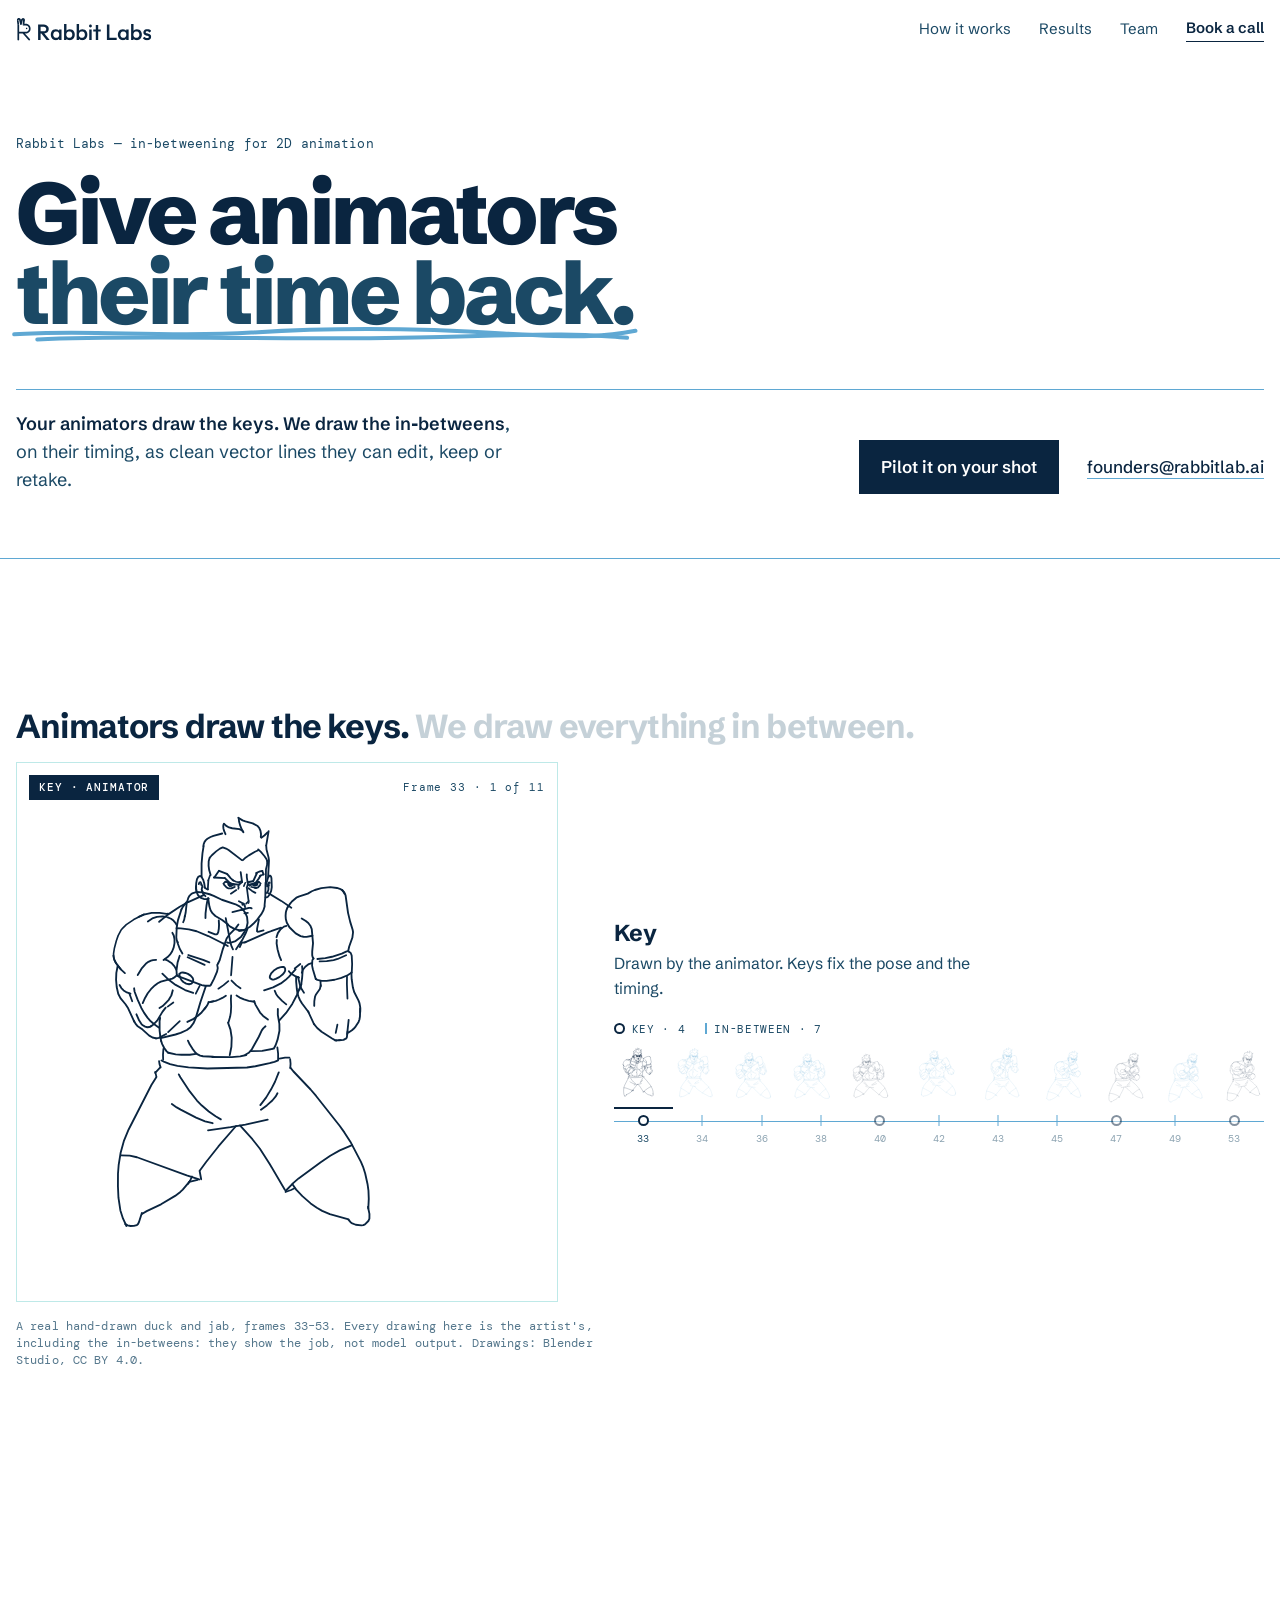
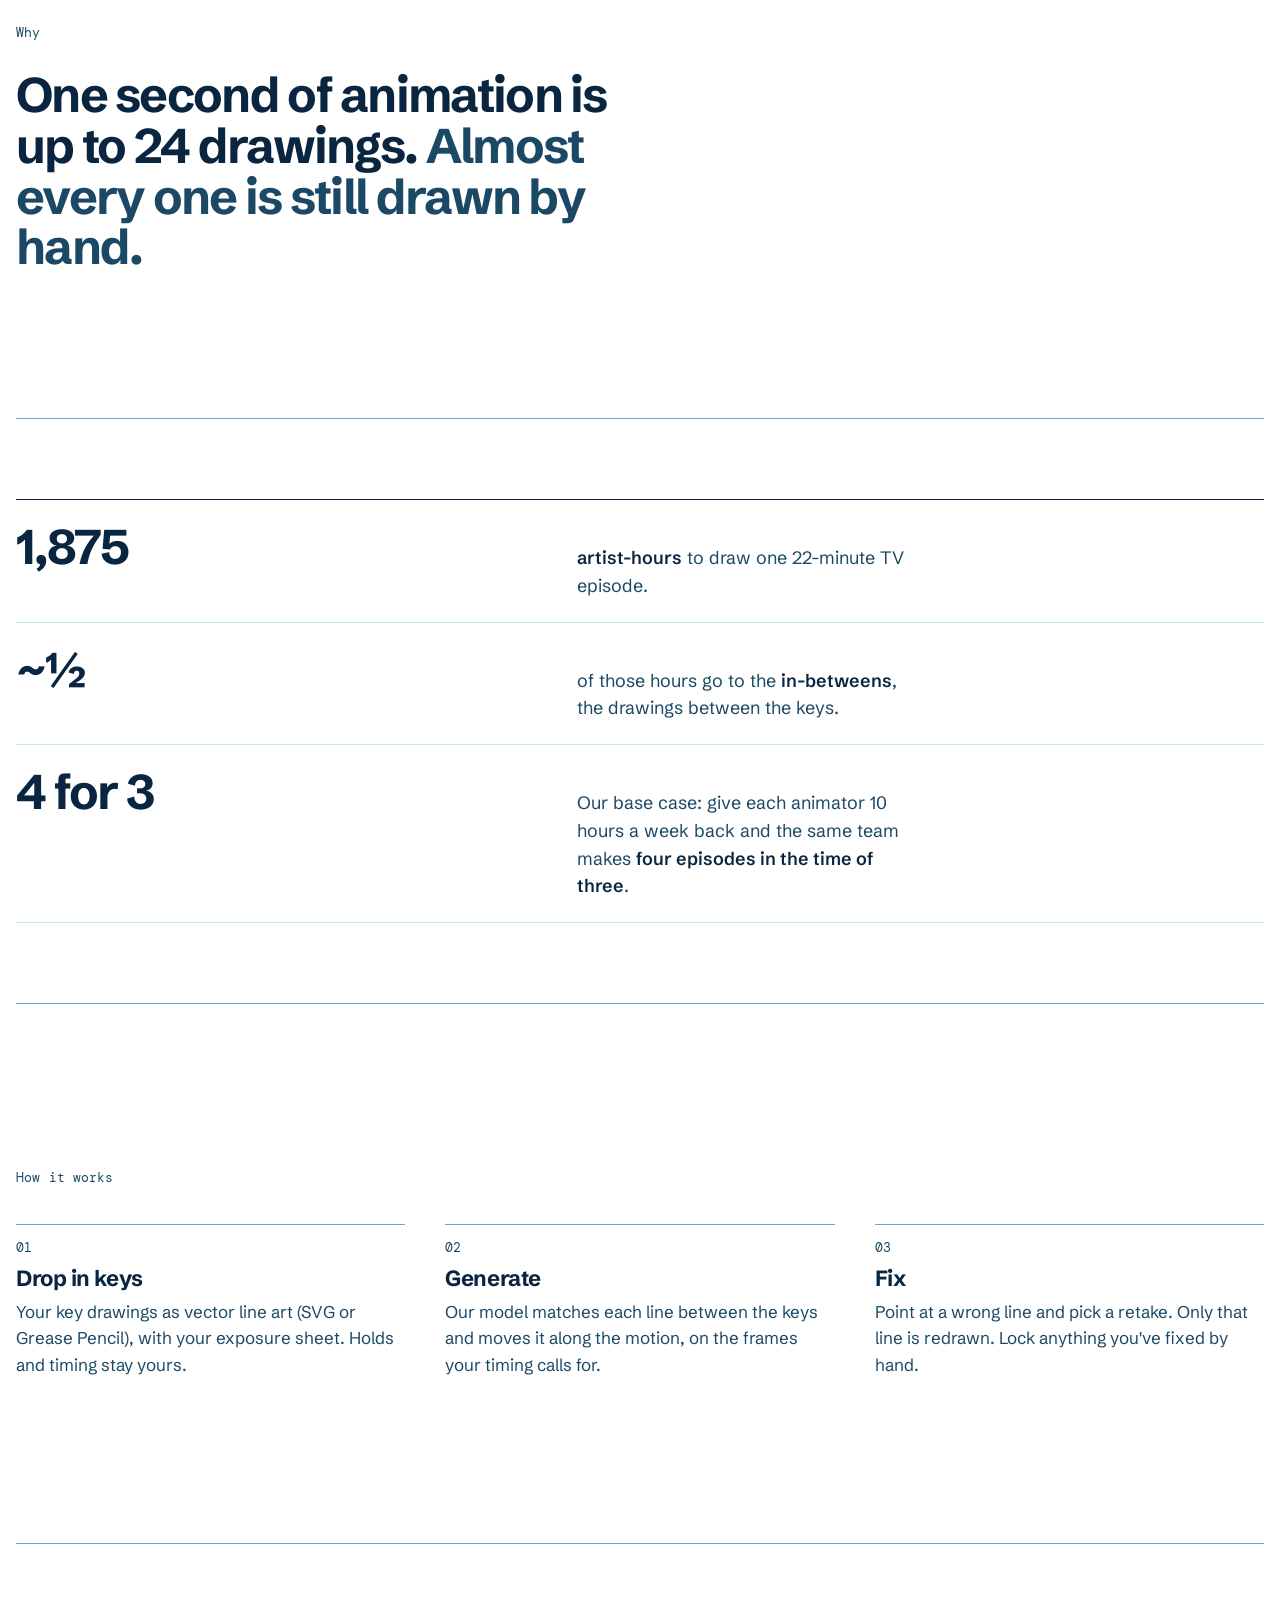
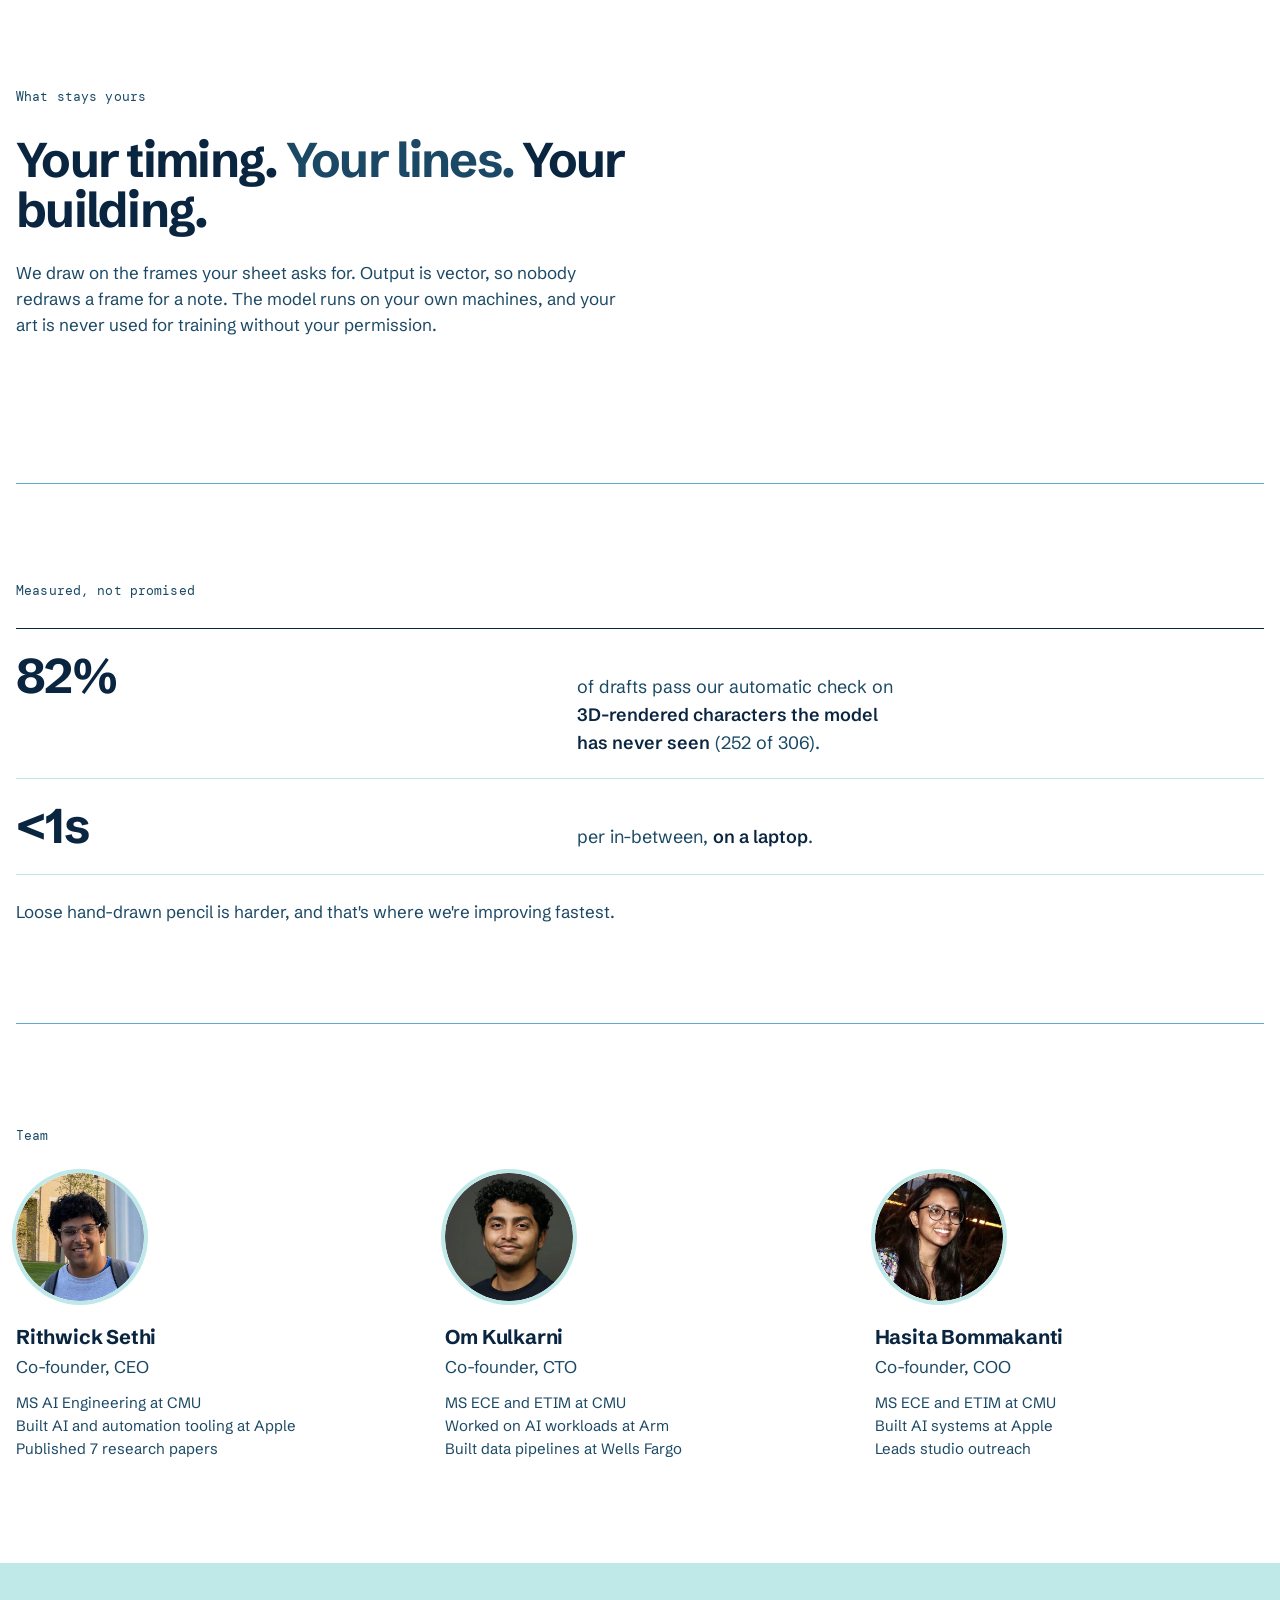
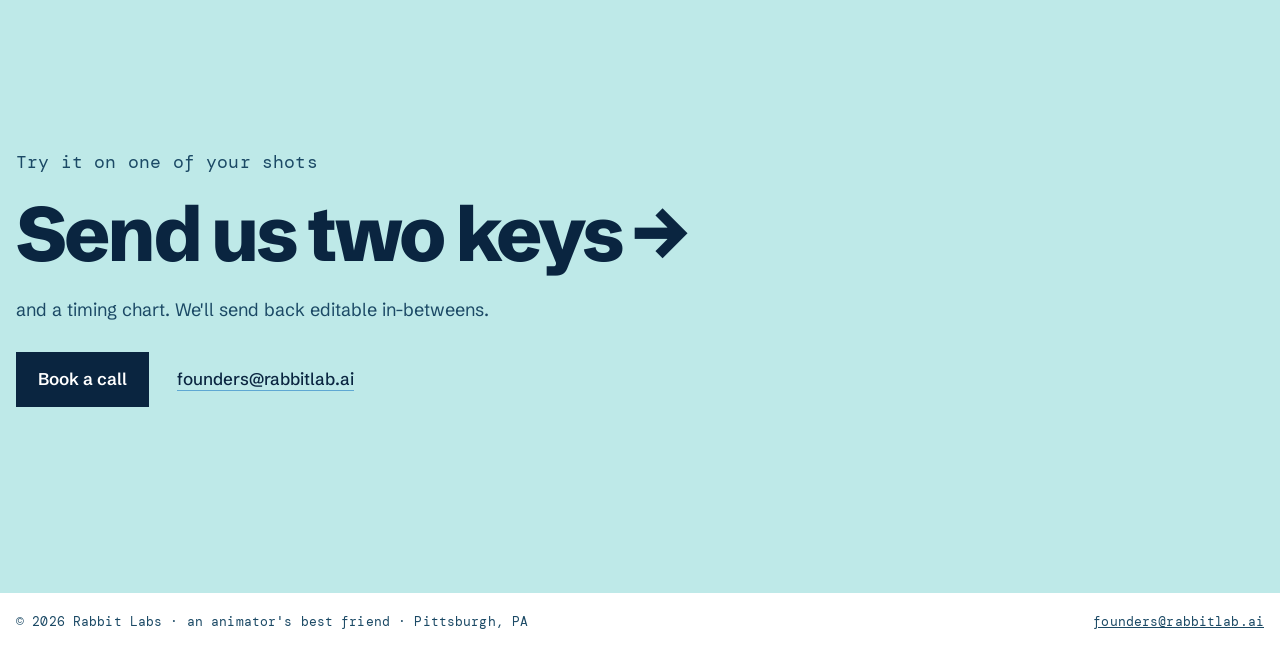
<file: index.html>
<!doctype html>
<html lang="en">
<head>
<meta charset="utf-8">
<meta name="viewport" content="width=device-width, initial-scale=1">
<title>Rabbit Labs · Give animators their time back</title>
<meta name="description" content="Rabbit Labs draws the in-betweens from your animators' keys and timing, as clean vector lines they can edit, keep or retake.">
<meta property="og:title" content="Rabbit Labs · Give animators their time back">
<meta property="og:description" content="Your animators draw the keys. We draw the in-betweens, as clean vector lines they can edit, keep or retake.">
<meta property="og:type" content="website">
<meta property="og:url" content="https://rabbitlab.ai/">
<meta property="og:image" content="https://rabbitlab.ai/assets/og.jpg">
<meta name="twitter:card" content="summary_large_image">
<meta name="theme-color" content="#ffffff">
<link rel="icon" href="assets/favicon.svg" type="image/svg+xml">
<link rel="preconnect" href="https://fonts.googleapis.com">
<link rel="preconnect" href="https://fonts.gstatic.com" crossorigin>
<link rel="stylesheet" href="https://fonts.googleapis.com/css2?family=Schibsted+Grotesk:wght@400..900&family=DM+Mono:wght@400;500&display=swap">
<link rel="stylesheet" href="styles.css?v=14">
<style>
.piece{position:relative;border-top:1px solid var(--sky)}
.piece .sticky{position:sticky;top:0;height:100svh;display:flex;flex-direction:column;justify-content:center;padding-top:58px}
.lead{font-weight:700;font-size:clamp(24px,2.6vw,38px);letter-spacing:-.025em;line-height:1.1;margin:0 0 18px}
.lead span{transition:opacity .2s,color .2s}
.lead .b{color:var(--deep)}
.lead .b.ib{color:#3b8bbd}
.boxB{height:280vh}
.jab{display:grid;grid-template-columns:minmax(0,1fr) minmax(0,1.2fr);gap:20px 56px;align-items:center}
.shot{position:relative;margin:0;border:1px solid var(--foam);height:min(60svh,620px)}
.shot img{position:absolute;inset:0;width:100%;height:100%;object-fit:contain;padding:44px 16px 16px;opacity:0;transition:opacity .09s linear}
.shot img.on{opacity:1}
.chip{position:absolute;top:12px;left:12px;z-index:1;font:500 11px/1 var(--mono);letter-spacing:.08em;text-transform:uppercase;padding:7px 10px;background:var(--navy);color:#fff}
.chip.ib{background:var(--sky)}
.fno{position:absolute;top:12px;right:12px;z-index:1;font:400 11px/1 var(--mono);letter-spacing:.08em;color:var(--deep);padding:7px 0}
.side h3{font-size:clamp(20px,1.8vw,26px);letter-spacing:-.02em;line-height:1.1;margin:0 0 6px;font-weight:700}
.side h3.ib{color:#3b8bbd}
.side .say-sm{margin:0 0 22px;color:var(--deep);font-size:16px;max-width:40ch;min-height:3em}
.legend{display:flex;gap:20px;margin:0 0 12px;font:400 11px/1 var(--mono);letter-spacing:.06em;text-transform:uppercase;color:var(--deep)}

.strip{position:relative;list-style:none;margin:0;padding:0;display:grid;grid-template-columns:repeat(11,minmax(0,1fr))}
.strip::before{content:"";position:absolute;left:0;right:0;top:calc(var(--th) + 12px);border-top:1.5px solid var(--sky)}
.strip{--th:62px}
.cell{text-align:center;opacity:.5;transition:opacity .15s}
.cell.on{opacity:1}
.cell img{display:block;width:100%;height:var(--th);object-fit:contain;padding:0 2px 4px;border-bottom:2px solid transparent}
.cell.on img{border-bottom-color:var(--navy)}
.cell.ib.on img{border-bottom-color:var(--sky)}
i.k,i.t{display:block;margin:0 auto;position:relative}
i.k{width:11px;height:11px;border:2px solid var(--navy);border-radius:50%;background:#fff}
i.t{width:0;height:11px;border-left:2px solid var(--sky)}
.cell i{top:6px}
.legend i.k,.legend i.t{display:inline-block;margin:0 7px 0 0;top:0;vertical-align:-1px}
.cell b{display:block;margin-top:12px;font:400 10px/1.3 var(--mono);color:var(--deep)}
.note{color:var(--deep);opacity:.75;margin:16px 0 0;max-width:90ch;font-size:12px}
@media (max-width:820px){
  .jab{grid-template-columns:minmax(0,1fr);gap:10px}
  .shot{height:min(38svh,400px)}
  .side h3{font-size:19px;margin:0 0 2px}
  .side .say-sm{font-size:14px;margin:0 0 8px;min-height:2.6em}
  .strip{--th:36px}
  .cell img{padding:0 0 3px}
  .cell b{font-size:8px;margin-top:10px}
  .legend{margin:0 0 6px;font-size:10px}
  .note{font-size:11px}
  .lead{margin-bottom:10px}
}
</style>
</head>
<body>
<header class="head">
  <div class="wrap bar">
    <a class="brand" href="#top"><img src="assets/logo.svg" alt="Rabbit Labs" width="136" height="24"></a>
    <nav aria-label="Main">
      <a class="nav" href="#how">How it works</a><a class="nav" href="#results">Results</a><a class="nav" href="#team">Team</a>
      <a class="book" href="https://calendly.com/founders-rabbitlab/1-1-founders" target="_blank" rel="noopener">Book a call</a>
    </nav>
  </div>
</header>

<main id="top">
  <section class="wrap hero">
    <p class="mono">Rabbit Labs — in-betweening for 2D animation</p>
    <h1>Give animators<br><span class="scrib">their time back.<svg viewBox="0 0 600 24" preserveAspectRatio="none" aria-hidden="true"><path d="M4 13C70 7 150 17 230 11S390 6 470 12 570 15 596 9"/><path d="M26 19C130 13 270 21 410 16S548 14 588 17"/></svg></span></h1>
    <div class="hero-foot">
      <p><b>Your animators draw the keys. We draw the in&#8209;betweens</b>, on their timing, as clean vector lines they can edit, keep or retake.</p>
      <div class="ctas"><a class="btn" href="https://calendly.com/founders-rabbitlab/1-1-founders" target="_blank" rel="noopener">Pilot it on your shot</a><a class="tlink" href="mailto:founders@rabbitlab.ai">founders@rabbitlab.ai</a></div>
    </div>
  </section>

  <section class="piece boxB" id="piece">
    <div class="wrap sticky">
      <p class="lead"><span id="lead-a">Animators draw the keys.</span> <span class="b" id="lead-b">We draw everything in between.</span></p>
      <div class="jab">
        <figure class="shot" aria-label="A boxer ducks and throws a jab, drawing by drawing">
          <span class="chip" id="chip">Key · animator</span><span class="fno" id="fno">Frame 33</span>
          <img src="assets/jab33.svg" alt="Key drawing, frame 33" class="on"><img src="assets/jab34.svg" alt="In-between drawing, frame 34"><img src="assets/jab36.svg" alt="In-between drawing, frame 36"><img src="assets/jab38.svg" alt="In-between drawing, frame 38"><img src="assets/jab40.svg" alt="Key drawing, frame 40"><img src="assets/jab42.svg" alt="In-between drawing, frame 42"><img src="assets/jab43.svg" alt="In-between drawing, frame 43"><img src="assets/jab45.svg" alt="In-between drawing, frame 45"><img src="assets/jab47.svg" alt="Key drawing, frame 47"><img src="assets/jab49.svg" alt="In-between drawing, frame 49"><img src="assets/jab53.svg" alt="Key drawing, frame 53">
        </figure>
        <div class="side">
          <h3 id="what">Key</h3>
          <p class="say-sm" id="why">Drawn by the animator. Keys fix the pose and the timing.</p>
          <p class="legend"><span><i class="k"></i>Key · 4</span><span><i class="t"></i>In-between · 7</span></p>
          <ol class="strip" id="strip" aria-label="The eleven drawings of the duck and jab, in order"><li class="cell key"><img src="assets/jab33.svg" alt=""><i class="k"></i><b>33</b></li><li class="cell ib"><img src="assets/jab34.svg" alt=""><i class="t"></i><b>34</b></li><li class="cell ib"><img src="assets/jab36.svg" alt=""><i class="t"></i><b>36</b></li><li class="cell ib"><img src="assets/jab38.svg" alt=""><i class="t"></i><b>38</b></li><li class="cell key"><img src="assets/jab40.svg" alt=""><i class="k"></i><b>40</b></li><li class="cell ib"><img src="assets/jab42.svg" alt=""><i class="t"></i><b>42</b></li><li class="cell ib"><img src="assets/jab43.svg" alt=""><i class="t"></i><b>43</b></li><li class="cell ib"><img src="assets/jab45.svg" alt=""><i class="t"></i><b>45</b></li><li class="cell key"><img src="assets/jab47.svg" alt=""><i class="k"></i><b>47</b></li><li class="cell ib"><img src="assets/jab49.svg" alt=""><i class="t"></i><b>49</b></li><li class="cell key"><img src="assets/jab53.svg" alt=""><i class="k"></i><b>53</b></li></ol>
        </div>
      </div>
      <p class="mono note">A real hand-drawn duck and jab, frames 33–53. Every drawing here is the artist's, including the in-betweens: they show the job, not model output. Drawings: Blender Studio, CC&nbsp;BY&nbsp;4.0.</p>
    </div>
  </section>


  <section class="wrap card">
    <p class="mono">Why</p>
    <p class="say">One second of animation is up to 24 drawings. <span>Almost every one is still drawn by hand.</span></p>
  </section>

  <section class="wrap card">
    <div class="rows">
      <div class="row"><b>1,875</b><p><strong>artist-hours</strong> to draw one 22-minute TV episode.</p></div>
      <div class="row"><b>~½</b><p>of those hours go to the <strong>in-betweens</strong>, the drawings between the keys.</p></div>
      <div class="row"><b>4 for 3</b><p>Our base case: give each animator 10 hours a week back and the same team makes <strong>four episodes in the time of three</strong>.</p></div>
    </div>
  </section>

  <section class="wrap card" id="how">
    <p class="mono">How it works</p>
    <div class="cols">
      <div><p class="mono">01</p><h3>Drop in keys</h3><p>Your key drawings as vector line art (SVG or Grease Pencil), with your exposure sheet. Holds and timing stay yours.</p></div>
      <div><p class="mono">02</p><h3>Generate</h3><p>Our model matches each line between the keys and moves it along the motion, on the frames your timing calls for.</p></div>
      <div><p class="mono">03</p><h3>Fix</h3><p>Point at a wrong line and pick a retake. Only that line is redrawn. Lock anything you've fixed by hand.</p></div>
    </div>
  </section>

  <section class="wrap card">
    <p class="mono">What stays yours</p>
    <p class="say">Your timing. <span>Your lines.</span> Your building.</p>
    <p class="small">We draw on the frames your sheet asks for. Output is vector, so nobody redraws a frame for a note. The model runs on your own machines, and your art is never used for training without your permission.</p>
  </section>

  <section class="wrap card" id="results">
    <p class="mono">Measured, not promised</p>
    <div class="rows">
      <div class="row"><b>82%</b><p>of drafts pass our automatic check on <strong>3D-rendered characters the model has never seen</strong> (252 of 306).</p></div>
      <div class="row"><b>&lt;1s</b><p>per in-between, <strong>on a laptop</strong>.</p></div>
    </div>
    <p class="small">Loose hand-drawn pencil is harder, and that's where we're improving fastest.</p>
  </section>

  <section class="wrap card" id="team">
    <p class="mono">Team</p>
    <div class="team">
      <article><img src="assets/rithwick.webp" alt="Rithwick Sethi"><h3>Rithwick Sethi</h3><p class="role">Co-founder, CEO</p><ul><li>MS AI Engineering at CMU</li><li>Built AI and automation tooling at Apple</li><li>Published 7 research papers</li></ul></article>
      <article><img src="assets/om.webp" alt="Om Kulkarni"><h3>Om Kulkarni</h3><p class="role">Co-founder, CTO</p><ul><li>MS ECE and ETIM at CMU</li><li>Worked on AI workloads at Arm</li><li>Built data pipelines at Wells Fargo</li></ul></article>
      <article><img src="assets/hasita.webp" alt="Hasita Bommakanti"><h3>Hasita Bommakanti</h3><p class="role">Co-founder, COO</p><ul><li>MS ECE and ETIM at CMU</li><li>Built AI systems at Apple</li><li>Leads studio outreach</li></ul></article>
    </div>
  </section>

  <section class="end">
    <div class="wrap">
      <p class="mono">Try it on one of your shots</p>
      <a class="giant" href="mailto:founders@rabbitlab.ai?subject=Pilot">Send us two keys&nbsp;→</a>
      <p>and a timing chart. We'll send back editable in-betweens.</p>
      <div class="ctas"><a class="btn" href="https://calendly.com/founders-rabbitlab/1-1-founders" target="_blank" rel="noopener">Book a call</a><a class="tlink" href="mailto:founders@rabbitlab.ai">founders@rabbitlab.ai</a></div>
    </div>
  </section>
</main>

<footer class="wrap foot mono"><span>© 2026 Rabbit Labs · an animator's best friend · Pittsburgh, PA</span><a href="mailto:founders@rabbitlab.ai">founders@rabbitlab.ai</a></footer>

<script>
// The jab steps one drawing at a time as you scroll through the section: keys in navy, in-betweens in sky,
// the matching drawing lit in the strip, and the half of the headline that drew it lit up.
(() => {
  const sect = document.getElementById("piece");
  const big = [...sect.querySelectorAll(".shot img")], cells = [...sect.querySelectorAll(".cell")];
  const chip = document.getElementById("chip"), fno = document.getElementById("fno");
  const what = document.getElementById("what"), why = document.getElementById("why");
  const la = document.getElementById("lead-a"), lb = document.getElementById("lead-b");
  const TXT = {
    key: ["Key", "Key · animator", "Drawn by the animator. Keys fix the pose and the timing."],
    ib: ["In-between", "In-between · artist-drawn", "The drawings between the keys. This is the part Rabbit Labs draws."],
  };
  let cur = -1;
  const show = (k) => {
    if (k === cur) return; cur = k;
    const c = cells[k], ib = c.classList.contains("ib"), t = TXT[ib ? "ib" : "key"];
    big.forEach((im, j) => im.classList.toggle("on", j === k));
    cells.forEach((x, j) => x.classList.toggle("on", j === k));
    chip.textContent = t[1]; chip.classList.toggle("ib", ib);
    what.textContent = t[0]; what.classList.toggle("ib", ib); why.textContent = t[2];
    fno.textContent = "Frame " + c.querySelector("b").textContent + " · " + (k + 1) + " of " + cells.length;
    la.style.opacity = ib ? 0.25 : 1; lb.style.opacity = ib ? 1 : 0.25; lb.classList.toggle("ib", ib);
  };
  const update = () => {
    const r = sect.getBoundingClientRect(), span = sect.offsetHeight - innerHeight;
    const p = Math.max(0, Math.min(0.9999, -r.top / span));
    show(Math.floor(p * cells.length));
  };
  addEventListener("scroll", update, { passive: true }); addEventListener("resize", update);
  update();
})();
</script>
</body>
</html>
</file>
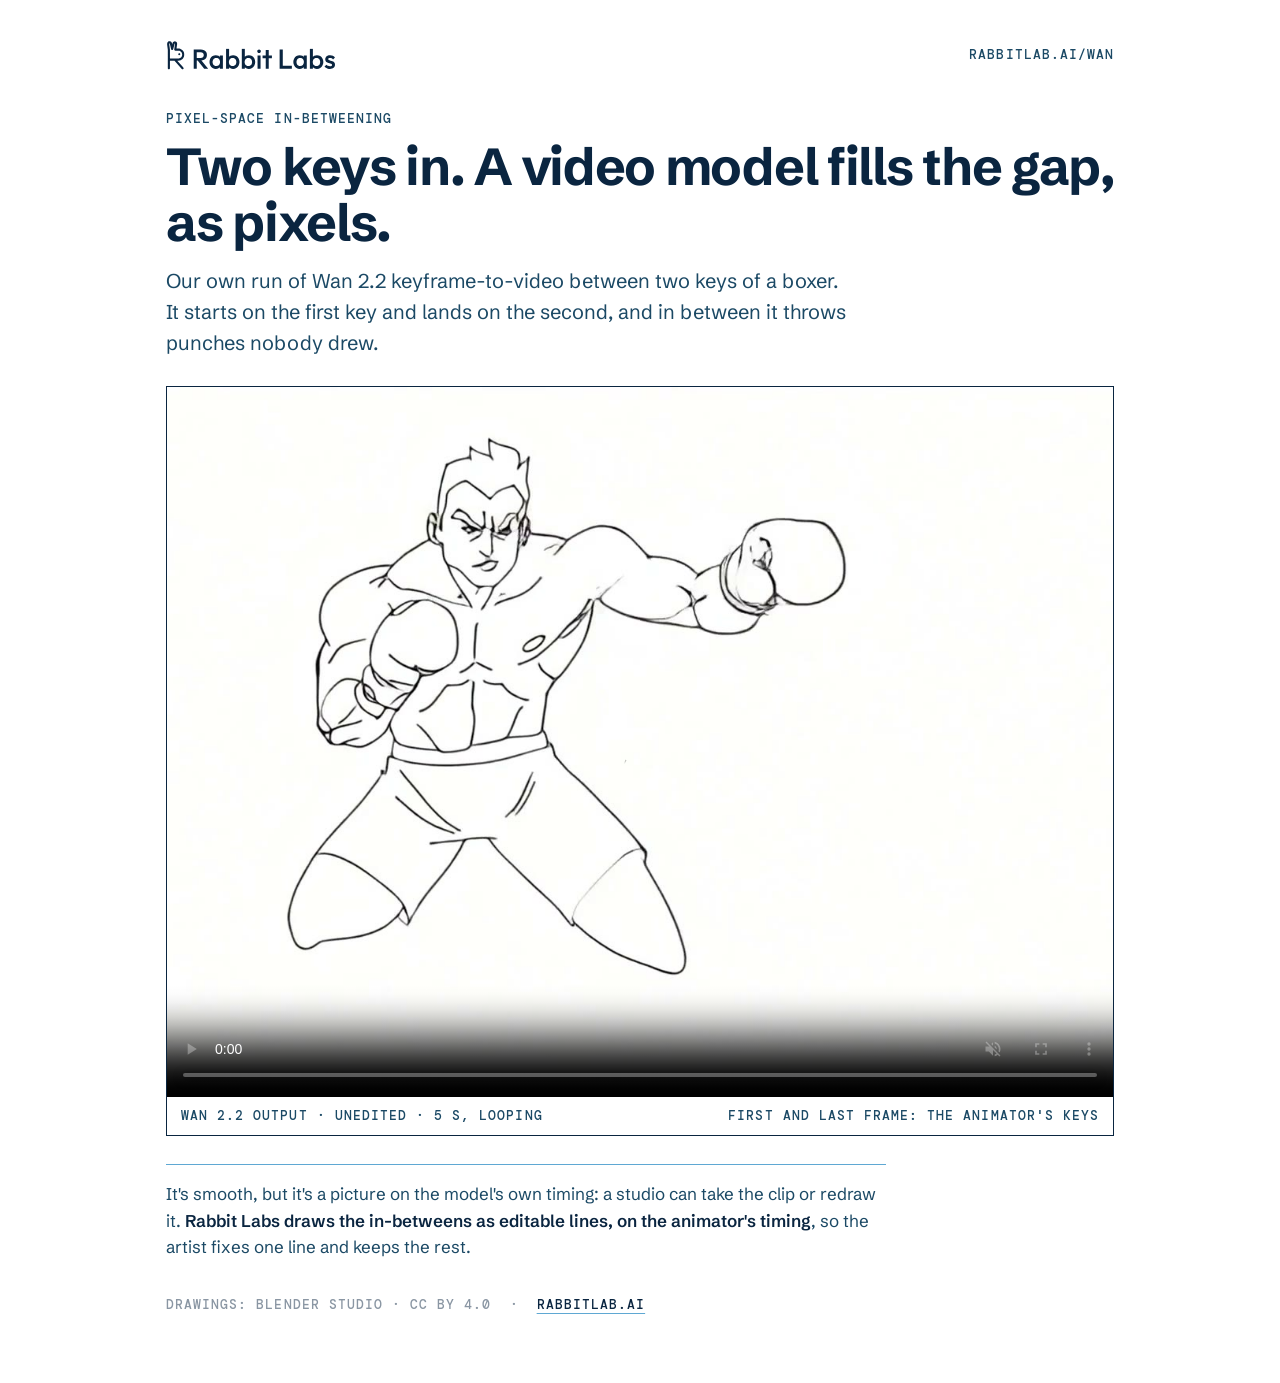
<file: wan/index.html>
<!doctype html>
<html lang="en">
<head>
<meta charset="utf-8">
<meta name="viewport" content="width=device-width, initial-scale=1">
<title>Pixel-space in-betweening · Rabbit Labs</title>
<meta name="description" content="Our own run of a keyframe-to-video model between two keys of a boxer: smooth, but pixels, on the model's own timing.">
<meta name="robots" content="noindex">
<meta name="theme-color" content="#ffffff">
<link rel="icon" href="../assets/favicon.svg" type="image/svg+xml">
<link rel="preconnect" href="https://fonts.googleapis.com">
<link rel="preconnect" href="https://fonts.gstatic.com" crossorigin>
<link rel="stylesheet" href="https://fonts.googleapis.com/css2?family=Schibsted+Grotesk:wght@400..900&family=DM+Mono:wght@400;500&display=swap">
<style>
:root{--bg:#fff;--navy:#0a2540;--deep:#1b4965;--sky:#5fa8d3;--grey:#8a96a3}
*{box-sizing:border-box}
body{margin:0;background:var(--bg);color:var(--navy);font:17px/1.55 "Schibsted Grotesk",system-ui,sans-serif;-webkit-font-smoothing:antialiased}
main{max-width:980px;margin:0 auto;padding:40px 16px 56px}
.top{display:flex;justify-content:space-between;align-items:center;margin-bottom:40px}
.top img{height:30px;display:block}
.mono{font:500 13px/1.4 "DM Mono",ui-monospace,monospace;letter-spacing:.08em;text-transform:uppercase;color:var(--deep)}
h1{font-weight:700;font-size:clamp(30px,4.4vw,52px);letter-spacing:-.025em;line-height:1.08;margin:10px 0 14px}
p.lede{color:var(--deep);font-size:clamp(17px,1.7vw,20px);max-width:680px;margin:0 0 28px}
figure{margin:0;border:1px solid var(--navy)}
video{display:block;width:100%;height:auto;background:#fff}
figcaption{display:flex;justify-content:space-between;gap:16px;flex-wrap:wrap;padding:10px 14px;border-top:1px solid var(--navy)}
.note{margin-top:28px;padding-top:16px;border-top:1px solid var(--sky);color:var(--deep);max-width:720px}
.note b{color:var(--navy);font-weight:600}
.credit{margin-top:36px;color:var(--grey)}
a{color:var(--navy);text-decoration-color:var(--sky);text-underline-offset:4px}
</style>
</head>
<body>
<main>
  <div class="top"><a href="/"><img src="../assets/logo.svg" alt="Rabbit Labs"></a><span class="mono">rabbitlab.ai/wan</span></div>
  <div class="mono">Pixel-space in-betweening</div>
  <h1>Two keys in. A video model fills the gap, as pixels.</h1>
  <p class="lede">Our own run of Wan&nbsp;2.2 keyframe-to-video between two keys of a boxer. It starts on the first key and lands on the second, and in between it throws punches nobody drew.</p>
  <figure>
    <video src="wan-boxer.mp4" poster="poster.jpg" autoplay muted loop playsinline controls></video>
    <figcaption><span class="mono">Wan 2.2 output · unedited · 5 s, looping</span><span class="mono">First and last frame: the animator's keys</span></figcaption>
  </figure>
  <p class="note">It's smooth, but it's a picture on the model's own timing: a studio can take the clip or redraw it. <b>Rabbit Labs draws the in-betweens as editable lines, on the animator's timing</b>, so the artist fixes one line and keeps the rest.</p>
  <p class="credit mono">Drawings: Blender Studio · CC BY 4.0 &nbsp;·&nbsp; <a href="/">rabbitlab.ai</a></p>
</main>
</body>
</html>
</file>
<file: styles.css>
/* Shared look for the rabbitlab.ai pages: direction C (title cards) in the VC deck's Corporate Navy colours.
   Navy for text, deep blue as the accent, sky only for thin rules and in-between line art, seafoam only for soft
   fills, white background. */
:root{
  --bg:#ffffff; --navy:#0a2540; --deep:#1b4965; --sky:#5fa8d3; --foam:#bee9e8;
  --sans:"Schibsted Grotesk",system-ui,sans-serif; --mono:"DM Mono",ui-monospace,monospace;
}
*{box-sizing:border-box}
html{scroll-behavior:smooth}
body{margin:0;background:var(--bg);color:var(--navy);font:17px/1.55 var(--sans);-webkit-font-smoothing:antialiased}
::selection{background:var(--foam)}
a{color:inherit}
.wrap{width:min(1280px,100% - 32px);margin-inline:auto}
.mono{font:400 13px/1.4 var(--mono);letter-spacing:.01em}

.head{position:fixed;inset:0 0 auto;z-index:5;background:rgba(255,255,255,.94);backdrop-filter:blur(6px);-webkit-backdrop-filter:blur(6px)}
.head .bar{display:flex;justify-content:space-between;align-items:center;gap:20px;height:58px}
.brand{display:block;line-height:0}
.brand img{height:24px;width:auto}
.head nav{display:flex;gap:28px;align-items:center;font-size:15px}
.head nav a{text-decoration:none;color:var(--deep)}
.head nav a:hover{color:var(--navy)}
.head nav a.book{color:var(--navy);font-weight:600;border-bottom:1.5px solid var(--navy);padding-bottom:1px}

.hero{display:flex;flex-direction:column;padding:clamp(108px,15vh,160px) 0 64px}
.hero .mono{color:var(--deep);margin:0 0 20px}
h1{font-weight:800;font-size:clamp(44px,6.8vw,108px);line-height:.92;letter-spacing:-.045em;margin:0}
.scrib{position:relative;display:inline-block;color:var(--deep)}
.scrib svg{position:absolute;left:-1%;bottom:-.12em;width:102%;height:.24em;overflow:visible}
.scrib path{fill:none;stroke:var(--sky);stroke-width:4;stroke-linecap:round;vector-effect:non-scaling-stroke}
.hero-foot{display:grid;grid-template-columns:minmax(0,1fr) auto;gap:24px 48px;align-items:end;margin-top:56px;padding-top:20px;border-top:1px solid var(--sky)}
.hero-foot p{margin:0;font-size:18px;max-width:46ch;color:var(--deep)}
.hero-foot p b{color:var(--navy);font-weight:600}
.ctas{display:flex;gap:12px 28px;align-items:center;flex-wrap:wrap}
.btn{display:inline-block;background:var(--navy);color:#fff;text-decoration:none;font-weight:600;padding:14px 22px}
.btn:hover{background:var(--deep)}
.tlink{font-weight:500;text-underline-offset:5px;text-decoration-color:var(--sky)}

/* Statements and number rows */
.card{min-height:60svh;display:flex;flex-direction:column;justify-content:center;border-top:1px solid var(--sky);padding:80px 0}
.card>.mono{color:var(--deep);margin:0 0 28px}
.say{font-weight:700;font-size:clamp(30px,3.8vw,58px);line-height:1.04;letter-spacing:-.035em;margin:0;max-width:20ch}
.say span{color:var(--deep)}
.rows{border-top:1px solid var(--navy)}
.row{display:grid;grid-template-columns:minmax(0,1fr) minmax(0,1.3fr);gap:32px;align-items:baseline;padding:22px 0;border-bottom:1px solid var(--foam)}
.row b{font-weight:700;font-size:clamp(30px,3.8vw,58px);line-height:1.04;letter-spacing:-.035em}
.row p{margin:0;font-size:clamp(16px,1.4vw,20px);color:var(--deep);max-width:30ch}
.row p strong{color:var(--navy);font-weight:600}
.small{color:var(--deep);margin:24px 0 0;max-width:62ch}
.cols{display:grid;grid-template-columns:repeat(3,minmax(0,1fr));gap:40px;margin-top:8px}
.cols>div{border-top:1px solid var(--sky);padding-top:14px}
.cols h3{font-size:22px;letter-spacing:-.02em;margin:10px 0 8px;font-weight:700;line-height:1.1}
.cols p{margin:0;color:var(--deep)}
.cols .mono{color:var(--deep);margin:0}
.team{display:grid;grid-template-columns:repeat(3,minmax(0,1fr));gap:40px}
.team img{width:128px;height:128px;border-radius:50%;object-fit:cover;display:block;margin-bottom:20px;box-shadow:0 0 0 4px var(--foam)}
.team h3{margin:0;font-size:20px;font-weight:700;letter-spacing:-.01em}
.team .role{margin:2px 0 10px;color:var(--deep)}
.team ul{list-style:none;margin:0;padding:0;color:var(--deep);font-size:15px}
.end{min-height:70svh;display:flex;flex-direction:column;justify-content:center;background:var(--foam);padding:96px 0}
.end .mono{color:var(--deep);margin:0 0 24px}
.end a.giant{font-weight:800;font-size:clamp(40px,6vw,96px);line-height:.9;letter-spacing:-.045em;text-decoration:none}
.end a.giant:hover{text-decoration:underline;text-decoration-thickness:.05em;text-underline-offset:.08em;text-decoration-color:var(--sky)}
.end p{font-size:18px;color:var(--deep);margin:28px 0 28px;max-width:44ch}
.foot{display:flex;justify-content:space-between;gap:16px;flex-wrap:wrap;padding:20px 0 40px;color:var(--deep)}

@media (max-width:820px){
  .head nav a.nav{display:none}
  .hero-foot,.row{grid-template-columns:minmax(0,1fr);gap:10px}
  .cols,.team{grid-template-columns:minmax(0,1fr);gap:28px}
  .team img{width:104px;height:104px}
  .card,.end{padding:64px 0;min-height:auto}
}
@media (prefers-reduced-motion:reduce){html{scroll-behavior:auto}}
</file>
